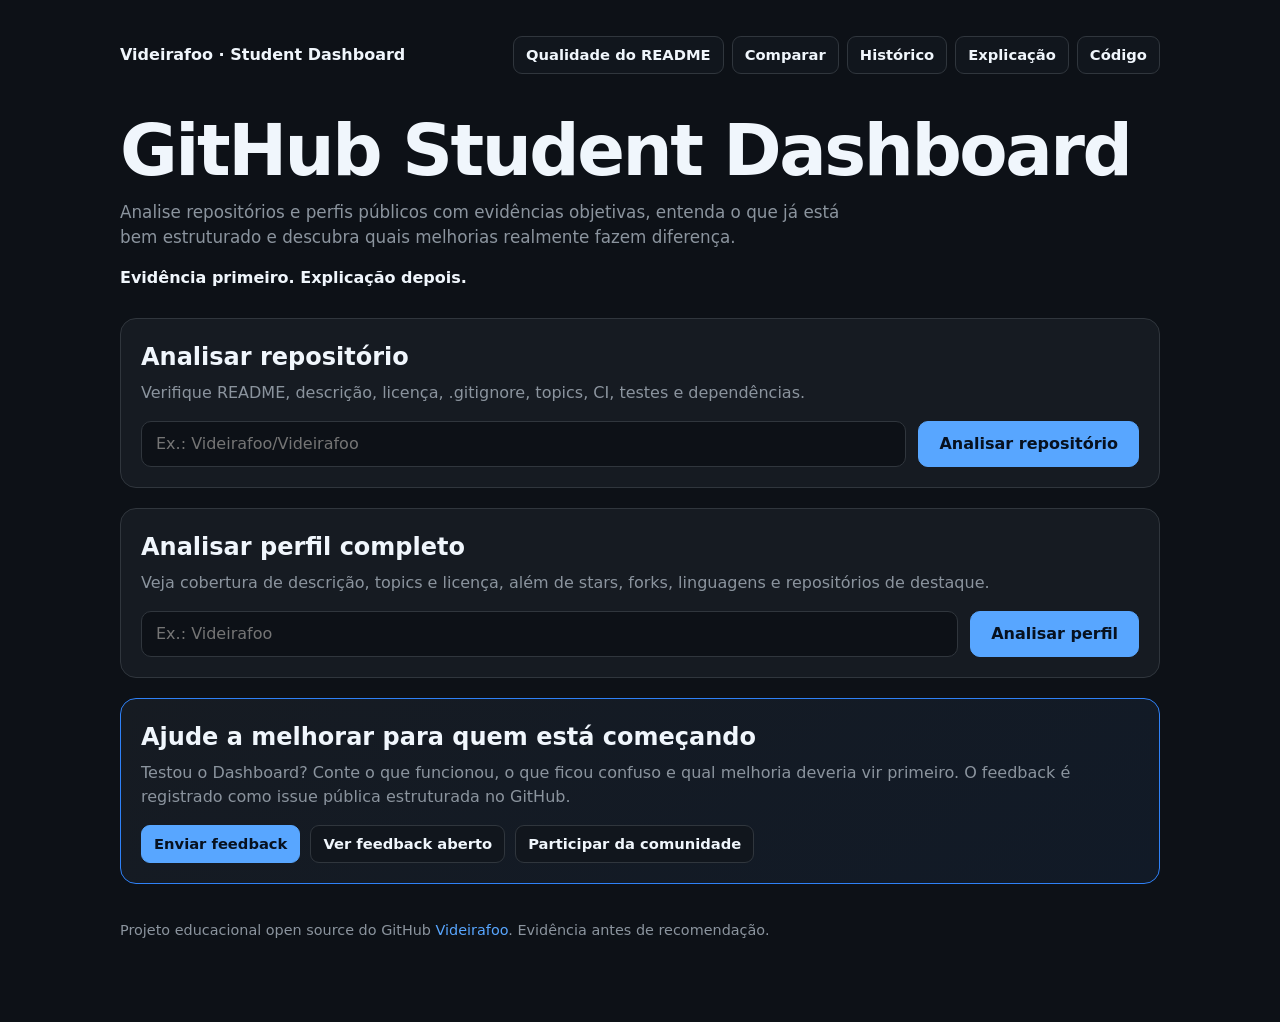
<file: projetos/github_student_dashboard/templates/index.html>
<!DOCTYPE html>
<html lang="pt-BR">
<head>
  <meta charset="UTF-8">
  <meta name="viewport" content="width=device-width, initial-scale=1.0">
  <meta name="description" content="GitHub Student Dashboard: analise repositórios e perfis públicos com checks objetivos, evidências e orientação educacional.">
  <title>GitHub Student Dashboard</title>
  <style>
    :root {
      color-scheme: dark;
      --bg: #0d1117;
      --panel: #161b22;
      --panel-soft: #11161d;
      --border: #30363d;
      --text: #f0f6fc;
      --muted: #8b949e;
      --accent: #58a6ff;
      --success: #3fb950;
      --danger: #f85149;
      --warning: #d29922;
    }

    * { box-sizing: border-box; }

    body {
      margin: 0;
      font-family: Inter, system-ui, -apple-system, BlinkMacSystemFont, "Segoe UI", sans-serif;
      background: var(--bg);
      color: var(--text);
      line-height: 1.5;
    }

    a { color: var(--accent); }

    main {
      width: min(1040px, calc(100% - 32px));
      margin: 0 auto;
      padding: 36px 0 80px;
    }

    .topbar {
      display: flex;
      align-items: center;
      justify-content: space-between;
      gap: 16px;
      margin-bottom: 42px;
    }

    .brand {
      font-weight: 800;
      color: var(--text);
      text-decoration: none;
    }

    .quick-nav {
      display: flex;
      flex-wrap: wrap;
      gap: 8px;
      justify-content: flex-end;
    }

    .quick-nav a,
    .button-link {
      display: inline-flex;
      align-items: center;
      justify-content: center;
      min-height: 38px;
      padding: 0 12px;
      border: 1px solid var(--border);
      border-radius: 9px;
      color: var(--text);
      text-decoration: none;
      background: var(--panel-soft);
      font-size: .92rem;
      font-weight: 650;
    }

    .quick-nav a:hover,
    .button-link:hover { border-color: var(--accent); }

    .hero { margin-bottom: 28px; }

    h1 {
      margin: 0 0 12px;
      font-size: clamp(2.2rem, 6vw, 4.4rem);
      line-height: 1.02;
      letter-spacing: -.035em;
    }

    .subtitle {
      margin: 0;
      max-width: 760px;
      color: var(--muted);
      font-size: 1.05rem;
    }

    .principle {
      margin-top: 16px;
      color: var(--text);
      font-weight: 650;
    }

    .panel {
      background: var(--panel);
      border: 1px solid var(--border);
      border-radius: 16px;
      padding: 20px;
      margin-top: 20px;
    }

    .panel-highlight {
      background: linear-gradient(145deg, #161b22, #111a27);
      border-color: #2f81f7;
    }

    .mode-title { margin: 0 0 6px; }
    .mode-copy { margin: 0 0 16px; color: var(--muted); }

    form {
      display: grid;
      grid-template-columns: 1fr auto;
      gap: 12px;
    }

    input, button {
      min-height: 46px;
      border-radius: 10px;
      border: 1px solid var(--border);
      font: inherit;
    }

    input {
      width: 100%;
      padding: 0 14px;
      background: var(--bg);
      color: var(--text);
    }

    input:focus {
      outline: 2px solid color-mix(in srgb, var(--accent) 55%, transparent);
      outline-offset: 2px;
    }

    button {
      padding: 0 20px;
      cursor: pointer;
      border-color: var(--accent);
      background: var(--accent);
      color: #07111f;
      font-weight: 750;
    }

    button:disabled { opacity: .65; cursor: wait; }

    .score {
      display: flex;
      align-items: baseline;
      gap: 8px;
      margin: 0 0 18px;
    }

    .score strong { font-size: 3rem; }

    .grid {
      display: grid;
      grid-template-columns: repeat(auto-fit, minmax(190px, 1fr));
      gap: 12px;
    }

    #detalhesChecks {
      grid-template-columns: repeat(auto-fit, minmax(min(100%, 280px), 1fr));
      align-items: start;
    }

    .check, .metric, .repo-card, .evidence-card, .ci-card {
      min-width: 0;
      border: 1px solid var(--border);
      border-radius: 12px;
      padding: 14px;
    }

    .ok { border-color: color-mix(in srgb, var(--success) 60%, var(--border)); }
    .missing { border-color: color-mix(in srgb, var(--danger) 60%, var(--border)); }
    .warning { border-color: color-mix(in srgb, var(--warning) 65%, var(--border)); }

    .label { color: var(--muted); font-size: .9rem; }
    .value { font-weight: 700; margin-top: 4px; }
    .metric strong { display: block; font-size: 1.7rem; margin-top: 4px; }
    .repo-card a { color: var(--accent); font-weight: 700; text-decoration: none; }
    .repo-card p { color: var(--muted); margin-bottom: 0; overflow-wrap: anywhere; }
    .evidence-card h3 { margin: 0 0 10px; font-size: 1rem; }
    .evidence-card p { margin: 7px 0; }
    .evidence-card strong { color: var(--text); }
    .evidence-copy {
      color: var(--muted);
      overflow-wrap: anywhere;
      word-break: break-word;
    }

    .ci-card {
      display: grid;
      gap: 6px;
      margin-bottom: 20px;
    }

    .ci-status {
      font-size: 1.35rem;
      font-weight: 800;
    }

    .ci-card a { color: var(--accent); }

    .cta-actions {
      display: flex;
      flex-wrap: wrap;
      gap: 10px;
      margin-top: 16px;
    }

    .button-link.primary {
      border-color: var(--accent);
      background: var(--accent);
      color: #07111f;
    }

    ul { padding-left: 20px; }

    .error { color: var(--danger); font-weight: 600; }
    .hidden { display: none; }

    footer {
      margin-top: 36px;
      color: var(--muted);
      font-size: .9rem;
    }

    footer a { text-decoration: none; }

    @media (max-width: 760px) {
      .topbar { align-items: flex-start; flex-direction: column; }
      .quick-nav { justify-content: flex-start; }
    }

    @media (max-width: 640px) {
      form { grid-template-columns: 1fr; }
      button { width: 100%; }
      main { width: min(100% - 20px, 1040px); padding-top: 24px; }
      .panel { padding: 14px; }
      .quick-nav a { font-size: .85rem; }
    }
  </style>
</head>
<body>
  <main>
    <header class="topbar">
      <a class="brand" href="/">Videirafoo · Student Dashboard</a>
      <nav class="quick-nav" aria-label="Navegação principal">
        <a href="/readme">Qualidade do README</a>
        <a href="/comparar">Comparar</a>
        <a href="/historico">Histórico</a>
        <a href="/explicar">Explicação</a>
        <a href="https://github.com/Videirafoo/Videirafoo" target="_blank" rel="noreferrer">Código</a>
      </nav>
    </header>

    <section class="hero">
      <h1>GitHub Student Dashboard</h1>
      <p class="subtitle">
        Analise repositórios e perfis públicos com evidências objetivas, entenda o que já está bem estruturado e descubra quais melhorias realmente fazem diferença.
      </p>
      <p class="principle">Evidência primeiro. Explicação depois.</p>
    </section>

    <section class="panel">
      <h2 class="mode-title">Analisar repositório</h2>
      <p class="mode-copy">Verifique README, descrição, licença, .gitignore, topics, CI, testes e dependências.</p>
      <form id="repoForm">
        <input id="repo" name="repo" type="text" autocomplete="off" placeholder="Ex.: Videirafoo/Videirafoo" aria-label="Repositório no formato usuário/repositório" required>
        <button id="repoSubmit" type="submit">Analisar repositório</button>
      </form>
      <p id="repoError" class="error hidden" role="alert"></p>
    </section>

    <section id="repoResultado" class="panel hidden" aria-live="polite">
      <div class="score">
        <strong id="score">0</strong>
        <span>/100</span>
      </div>
      <p id="repoNome"></p>

      <h2>Checks</h2>
      <div id="checks" class="grid"></div>

      <h2>Execução real da CI</h2>
      <div id="ciStatus" class="ci-card"></div>

      <h2>Evidências por check</h2>
      <div id="detalhesChecks" class="grid"></div>

      <h2>Próximas melhorias</h2>
      <ul id="recomendacoes"></ul>
    </section>

    <section class="panel">
      <h2 class="mode-title">Analisar perfil completo</h2>
      <p class="mode-copy">Veja cobertura de descrição, topics e licença, além de stars, forks, linguagens e repositórios de destaque.</p>
      <form id="perfilForm">
        <input id="usuario" name="usuario" type="text" autocomplete="off" placeholder="Ex.: Videirafoo" aria-label="Usuário do GitHub" required>
        <button id="perfilSubmit" type="submit">Analisar perfil</button>
      </form>
      <p id="perfilError" class="error hidden" role="alert"></p>
    </section>

    <section id="perfilResultado" class="panel hidden" aria-live="polite">
      <h2 id="perfilTitulo">Perfil</h2>
      <p id="perfilResumo" class="mode-copy"></p>

      <div id="perfilMetricas" class="grid"></div>

      <h2>Cobertura dos repositórios</h2>
      <div id="cobertura" class="grid"></div>

      <h2>Linguagens principais</h2>
      <ul id="linguagens"></ul>

      <h2>Repositórios de destaque</h2>
      <div id="reposDestaque" class="grid"></div>

      <h2>Lacunas objetivas</h2>
      <ul id="lacunas"></ul>
    </section>

    <section class="panel panel-highlight" id="feedback">
      <h2 class="mode-title">Ajude a melhorar para quem está começando</h2>
      <p class="mode-copy">
        Testou o Dashboard? Conte o que funcionou, o que ficou confuso e qual melhoria deveria vir primeiro. O feedback é registrado como issue pública estruturada no GitHub.
      </p>
      <div class="cta-actions">
        <a class="button-link primary" href="https://github.com/Videirafoo/Videirafoo/issues/new?template=dashboard-feedback.yml" target="_blank" rel="noreferrer">Enviar feedback</a>
        <a class="button-link" href="https://github.com/Videirafoo/Videirafoo/issues/5" target="_blank" rel="noreferrer">Ver feedback aberto</a>
        <a class="button-link" href="https://github.com/Videirafoo/Videirafoo/blob/main/COMMUNITY.md" target="_blank" rel="noreferrer">Participar da comunidade</a>
      </div>
    </section>

    <footer>
      Projeto educacional open source do GitHub <a href="https://github.com/Videirafoo">Videirafoo</a>. Evidência antes de recomendação.
    </footer>
  </main>

  <script>
    const repoForm = document.querySelector('#repoForm');
    const repoInput = document.querySelector('#repo');
    const repoSubmit = document.querySelector('#repoSubmit');
    const repoError = document.querySelector('#repoError');
    const repoResultado = document.querySelector('#repoResultado');
    const score = document.querySelector('#score');
    const repoNome = document.querySelector('#repoNome');
    const checks = document.querySelector('#checks');
    const ciStatus = document.querySelector('#ciStatus');
    const detalhesChecks = document.querySelector('#detalhesChecks');
    const recomendacoes = document.querySelector('#recomendacoes');

    const perfilForm = document.querySelector('#perfilForm');
    const usuarioInput = document.querySelector('#usuario');
    const perfilSubmit = document.querySelector('#perfilSubmit');
    const perfilError = document.querySelector('#perfilError');
    const perfilResultado = document.querySelector('#perfilResultado');
    const perfilTitulo = document.querySelector('#perfilTitulo');
    const perfilResumo = document.querySelector('#perfilResumo');
    const perfilMetricas = document.querySelector('#perfilMetricas');
    const cobertura = document.querySelector('#cobertura');
    const linguagens = document.querySelector('#linguagens');
    const reposDestaque = document.querySelector('#reposDestaque');
    const lacunas = document.querySelector('#lacunas');

    const nomes = {
      readme: 'README',
      descricao: 'Descrição',
      licenca: 'Licença',
      gitignore: '.gitignore',
      topics: 'Topics',
      ci: 'CI',
      testes: 'Testes',
      dependencias: 'Dependências'
    };

    const nomesLacunas = {
      nome_publico: 'Nome público não preenchido no perfil.',
      bio: 'Bio pública não preenchida.',
      repositorio_perfil: 'Repositório especial de perfil não encontrado.',
      descricoes_repositorios: 'Há repositórios sem descrição.',
      topics_repositorios: 'Há repositórios sem topics.',
      licencas_repositorios: 'Há repositórios sem licença declarada.'
    };

    const estadosCI = {
      success: 'PASSANDO',
      failure: 'FALHANDO',
      cancelled: 'CANCELADA',
      timed_out: 'EXPIRADA',
      action_required: 'AÇÃO NECESSÁRIA',
      queued: 'NA FILA',
      in_progress: 'EM EXECUÇÃO',
      waiting: 'AGUARDANDO',
      requested: 'SOLICITADA',
      pending: 'PENDENTE',
      sem_execucao: 'SEM EXECUÇÃO',
      sem_workflow: 'SEM WORKFLOW',
      indisponivel: 'INDISPONÍVEL'
    };

    function criarLinhaEvidencia(rotulo, valor) {
      const p = document.createElement('p');
      const strong = document.createElement('strong');
      strong.textContent = `${rotulo}: `;
      const span = document.createElement('span');
      span.className = 'evidence-copy';
      span.textContent = valor;
      p.append(strong, span);
      return p;
    }

    function renderizarCI(ci) {
      ciStatus.innerHTML = '';
      const estado = ci?.estado || 'indisponivel';
      const classe = estado === 'success'
        ? 'ok'
        : ['failure', 'cancelled', 'timed_out', 'action_required'].includes(estado)
          ? 'missing'
          : 'warning';
      ciStatus.className = `ci-card ${classe}`;

      const titulo = document.createElement('div');
      titulo.className = 'ci-status';
      titulo.textContent = estadosCI[estado] || estado.toUpperCase();
      ciStatus.appendChild(titulo);

      if (ci?.workflow) {
        const workflow = document.createElement('div');
        workflow.textContent = `Workflow: ${ci.workflow}`;
        ciStatus.appendChild(workflow);
      }

      if (ci?.executado_em) {
        const data = document.createElement('div');
        data.className = 'label';
        data.textContent = `Atualizado em: ${ci.executado_em}`;
        ciStatus.appendChild(data);
      }

      if (ci?.erro) {
        const erro = document.createElement('div');
        erro.className = 'error';
        erro.textContent = ci.erro;
        ciStatus.appendChild(erro);
      }

      if (ci?.url) {
        const link = document.createElement('a');
        link.href = ci.url;
        link.target = '_blank';
        link.rel = 'noreferrer';
        link.textContent = 'Abrir execução no GitHub Actions';
        ciStatus.appendChild(link);
      }
    }

    repoForm.addEventListener('submit', async (event) => {
      event.preventDefault();
      const repo = repoInput.value.trim();
      if (!repo) return;

      repoSubmit.disabled = true;
      repoSubmit.textContent = 'Analisando...';
      repoError.classList.add('hidden');
      repoResultado.classList.add('hidden');

      try {
        const response = await fetch(`/api/analisar?repo=${encodeURIComponent(repo)}`);
        const data = await response.json();
        if (!response.ok) throw new Error(data.erro || 'Não foi possível analisar o repositório.');

        score.textContent = data.score;
        repoNome.textContent = data.repositorio;
        checks.innerHTML = '';
        detalhesChecks.innerHTML = '';
        recomendacoes.innerHTML = '';

        Object.entries(data.checks).forEach(([nome, passou]) => {
          const item = document.createElement('div');
          item.className = `check ${passou ? 'ok' : 'missing'}`;

          const label = document.createElement('div');
          label.className = 'label';
          label.textContent = nomes[nome] || nome;

          const value = document.createElement('div');
          value.className = 'value';
          value.textContent = passou ? 'OK' : 'Falta';

          item.append(label, value);
          checks.appendChild(item);
        });

        renderizarCI(data.ci_execucao);

        Object.entries(data.detalhes_checks || {}).forEach(([nome, detalhe]) => {
          const item = document.createElement('article');
          item.className = `evidence-card ${detalhe.passou ? 'ok' : 'missing'}`;

          const titulo = document.createElement('h3');
          titulo.textContent = nomes[nome] || nome;
          item.appendChild(titulo);
          item.appendChild(criarLinhaEvidencia('Observado', detalhe.observado));
          item.appendChild(criarLinhaEvidencia('Impacto', detalhe.impacto));
          item.appendChild(criarLinhaEvidencia('Ação', detalhe.acao));
          detalhesChecks.appendChild(item);
        });

        if ((data.recomendacoes || []).length === 0) {
          const item = document.createElement('li');
          item.textContent = 'Nenhuma ausência encontrada nos checks atuais.';
          recomendacoes.appendChild(item);
        } else {
          data.recomendacoes.forEach((recomendacao) => {
            const item = document.createElement('li');
            item.textContent = `[${recomendacao.prioridade}] ${recomendacao.acao}`;
            recomendacoes.appendChild(item);
          });
        }

        repoResultado.classList.remove('hidden');
      } catch (erroAtual) {
        repoError.textContent = erroAtual.message;
        repoError.classList.remove('hidden');
      } finally {
        repoSubmit.disabled = false;
        repoSubmit.textContent = 'Analisar repositório';
      }
    });

    perfilForm.addEventListener('submit', async (event) => {
      event.preventDefault();
      const usuario = usuarioInput.value.trim();
      if (!usuario) return;

      perfilSubmit.disabled = true;
      perfilSubmit.textContent = 'Analisando...';
      perfilError.classList.add('hidden');
      perfilResultado.classList.add('hidden');

      try {
        const response = await fetch(`/api/perfil?usuario=${encodeURIComponent(usuario)}`);
        const data = await response.json();
        if (!response.ok) throw new Error(data.erro || 'Não foi possível analisar o perfil.');

        perfilTitulo.textContent = `Perfil: ${data.usuario}`;
        perfilResumo.textContent = `${data.repositorios_analisados} repositórios próprios analisados. Sem nota arbitrária: apenas evidências públicas.`;

        perfilMetricas.innerHTML = '';
        [
          ['Seguidores', data.seguidores],
          ['Stars recebidos', data.engajamento.stars_recebidos],
          ['Forks recebidos', data.engajamento.forks_recebidos],
          ['Repositório de perfil', data.repositorio_perfil_existe ? 'OK' : 'Falta']
        ].forEach(([rotulo, valor]) => {
          const item = document.createElement('div');
          item.className = 'metric';
          const label = document.createElement('div');
          label.className = 'label';
          label.textContent = rotulo;
          const strong = document.createElement('strong');
          strong.textContent = valor;
          item.append(label, strong);
          perfilMetricas.appendChild(item);
        });

        cobertura.innerHTML = '';
        Object.entries(data.cobertura).forEach(([nome, valor]) => {
          const item = document.createElement('div');
          item.className = 'metric';
          const label = document.createElement('div');
          label.className = 'label';
          label.textContent = nome;
          const strong = document.createElement('strong');
          strong.textContent = `${valor.percentual}%`;
          const detalhe = document.createElement('div');
          detalhe.textContent = `${valor.quantidade}/${data.repositorios_analisados} repositórios`;
          item.append(label, strong, detalhe);
          cobertura.appendChild(item);
        });

        linguagens.innerHTML = '';
        if ((data.linguagens_principais || []).length === 0) {
          const li = document.createElement('li');
          li.textContent = 'Nenhuma linguagem principal informada pela API.';
          linguagens.appendChild(li);
        } else {
          data.linguagens_principais.forEach((item) => {
            const li = document.createElement('li');
            li.textContent = `${item.linguagem}: ${item.repositorios} repositório(s)`;
            linguagens.appendChild(li);
          });
        }

        reposDestaque.innerHTML = '';
        (data.repositorios_destaque || []).forEach((repo) => {
          const item = document.createElement('div');
          item.className = 'repo-card';

          const link = document.createElement('a');
          link.href = repo.url;
          link.target = '_blank';
          link.rel = 'noreferrer';
          link.textContent = repo.nome;

          const numeros = document.createElement('div');
          numeros.textContent = `★ ${repo.stars} · Forks ${repo.forks}`;

          const descricao = document.createElement('p');
          descricao.textContent = repo.descricao || 'Sem descrição.';

          item.append(link, numeros, descricao);
          reposDestaque.appendChild(item);
        });

        lacunas.innerHTML = '';
        if ((data.lacunas_objetivas || []).length === 0) {
          const li = document.createElement('li');
          li.textContent = 'Nenhuma lacuna objetiva encontrada nos indicadores atuais.';
          lacunas.appendChild(li);
        } else {
          data.lacunas_objetivas.forEach((nome) => {
            const li = document.createElement('li');
            li.textContent = nomesLacunas[nome] || nome;
            lacunas.appendChild(li);
          });
        }

        perfilResultado.classList.remove('hidden');
      } catch (erroAtual) {
        perfilError.textContent = erroAtual.message;
        perfilError.classList.remove('hidden');
      } finally {
        perfilSubmit.disabled = false;
        perfilSubmit.textContent = 'Analisar perfil';
      }
    });
  </script>
</body>
</html>
</file>
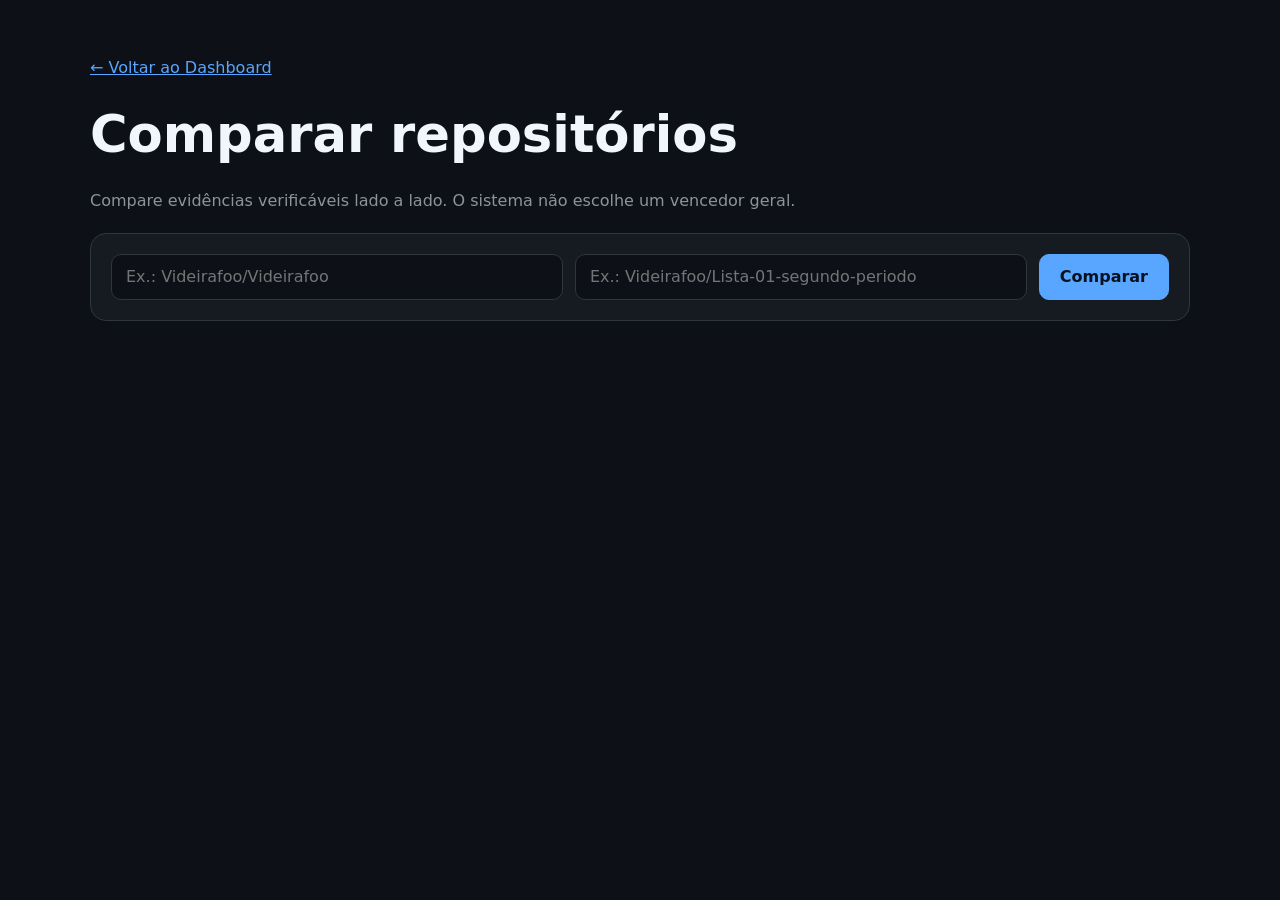
<file: projetos/github_student_dashboard/templates/comparar.html>
<!DOCTYPE html>
<html lang="pt-BR">
<head>
  <meta charset="UTF-8">
  <meta name="viewport" content="width=device-width, initial-scale=1.0">
  <title>Comparar repositórios — GitHub Student Dashboard</title>
  <style>
    :root {
      color-scheme: light dark;
      --bg: #0d1117;
      --panel: #161b22;
      --border: #30363d;
      --text: #f0f6fc;
      --muted: #8b949e;
      --accent: #58a6ff;
      --success: #3fb950;
      --danger: #f85149;
    }
    * { box-sizing: border-box; }
    body { margin: 0; font-family: Inter, system-ui, -apple-system, BlinkMacSystemFont, "Segoe UI", sans-serif; background: var(--bg); color: var(--text); line-height: 1.5; }
    main { width: min(1100px, calc(100% - 32px)); margin: 0 auto; padding: 40px 0 80px; }
    a { color: var(--accent); }
    h1 { margin: 0 0 8px; font-size: clamp(2rem, 5vw, 3.2rem); }
    .muted { color: var(--muted); }
    .panel { background: var(--panel); border: 1px solid var(--border); border-radius: 16px; padding: 20px; margin-top: 20px; }
    form { display: grid; grid-template-columns: 1fr 1fr auto; gap: 12px; }
    input, button { min-height: 46px; border-radius: 10px; border: 1px solid var(--border); font: inherit; }
    input { width: 100%; padding: 0 14px; background: var(--bg); color: var(--text); }
    button { padding: 0 20px; background: var(--accent); border-color: var(--accent); color: #07111f; font-weight: 700; cursor: pointer; }
    button:disabled { opacity: .65; cursor: wait; }
    .grid2 { display: grid; grid-template-columns: repeat(2, minmax(0, 1fr)); gap: 14px; }
    .card { border: 1px solid var(--border); border-radius: 12px; padding: 16px; min-width: 0; }
    .metric { font-size: 2rem; font-weight: 800; }
    .check-row { display: grid; grid-template-columns: 1.2fr 1fr 1fr; gap: 8px; padding: 10px 0; border-bottom: 1px solid var(--border); }
    .ok { color: var(--success); font-weight: 700; }
    .missing { color: var(--danger); font-weight: 700; }
    .error { color: var(--danger); font-weight: 600; }
    .hidden { display: none; }
    ul { padding-left: 20px; }
    @media (max-width: 760px) {
      form { grid-template-columns: 1fr; }
      .grid2 { grid-template-columns: 1fr; }
      button { width: 100%; }
    }
  </style>
</head>
<body>
  <main>
    <p><a href="/">← Voltar ao Dashboard</a></p>
    <h1>Comparar repositórios</h1>
    <p class="muted">Compare evidências verificáveis lado a lado. O sistema não escolhe um vencedor geral.</p>

    <section class="panel">
      <form id="form">
        <input id="repoA" placeholder="Ex.: Videirafoo/Videirafoo" required>
        <input id="repoB" placeholder="Ex.: Videirafoo/Lista-01-segundo-periodo" required>
        <button id="submit" type="submit">Comparar</button>
      </form>
      <p id="erro" class="error hidden"></p>
    </section>

    <section id="resultado" class="panel hidden">
      <div class="grid2">
        <article class="card">
          <h2 id="nomeA">Repositório A</h2>
          <div class="metric"><span id="scoreA">0</span>/100</div>
          <p>README: <strong id="readmeA">0%</strong></p>
          <p>CI real: <strong id="ciA">—</strong></p>
        </article>
        <article class="card">
          <h2 id="nomeB">Repositório B</h2>
          <div class="metric"><span id="scoreB">0</span>/100</div>
          <p>README: <strong id="readmeB">0%</strong></p>
          <p>CI real: <strong id="ciB">—</strong></p>
        </article>
      </div>

      <h2>Checks lado a lado</h2>
      <div id="checks"></div>

      <div class="grid2">
        <article class="card">
          <h3>Diferenças exclusivas do A</h3>
          <ul id="vantagensA"></ul>
        </article>
        <article class="card">
          <h3>Diferenças exclusivas do B</h3>
          <ul id="vantagensB"></ul>
        </article>
      </div>

      <p id="observacao" class="muted"></p>
    </section>
  </main>

  <script>
    const form = document.querySelector('#form');
    const submit = document.querySelector('#submit');
    const erro = document.querySelector('#erro');
    const resultado = document.querySelector('#resultado');

    const labels = {
      readme: 'README', descricao: 'Descrição', licenca: 'Licença', gitignore: '.gitignore',
      topics: 'Topics', ci: 'CI', testes: 'Testes', dependencias: 'Dependências'
    };

    function preencherLista(elemento, itens) {
      elemento.innerHTML = '';
      if (!itens.length) {
        const li = document.createElement('li');
        li.textContent = 'Nenhuma diferença exclusiva nos checks atuais.';
        elemento.appendChild(li);
        return;
      }
      itens.forEach((item) => {
        const li = document.createElement('li');
        li.textContent = labels[item] || item;
        elemento.appendChild(li);
      });
    }

    form.addEventListener('submit', async (event) => {
      event.preventDefault();
      const a = document.querySelector('#repoA').value.trim();
      const b = document.querySelector('#repoB').value.trim();
      if (!a || !b) return;

      submit.disabled = true;
      submit.textContent = 'Comparando...';
      erro.classList.add('hidden');
      resultado.classList.add('hidden');

      try {
        const response = await fetch(`/api/comparar?a=${encodeURIComponent(a)}&b=${encodeURIComponent(b)}`);
        const data = await response.json();
        if (!response.ok) throw new Error(data.erro || 'Não foi possível comparar os repositórios.');

        document.querySelector('#nomeA').textContent = data.repositorio_a.repositorio;
        document.querySelector('#nomeB').textContent = data.repositorio_b.repositorio;
        document.querySelector('#scoreA').textContent = data.repositorio_a.score;
        document.querySelector('#scoreB').textContent = data.repositorio_b.score;
        document.querySelector('#readmeA').textContent = `${data.repositorio_a.readme.cobertura_percentual}%`;
        document.querySelector('#readmeB').textContent = `${data.repositorio_b.readme.cobertura_percentual}%`;
        document.querySelector('#ciA').textContent = data.repositorio_a.ci_real.estado || 'indisponível';
        document.querySelector('#ciB').textContent = data.repositorio_b.ci_real.estado || 'indisponível';

        const checks = document.querySelector('#checks');
        checks.innerHTML = '';
        data.comparacao_checks.forEach((item) => {
          const row = document.createElement('div');
          row.className = 'check-row';

          const nome = document.createElement('div');
          nome.textContent = labels[item.nome] || item.nome;
          const valorA = document.createElement('div');
          valorA.textContent = item.a ? 'OK' : 'Falta';
          valorA.className = item.a ? 'ok' : 'missing';
          const valorB = document.createElement('div');
          valorB.textContent = item.b ? 'OK' : 'Falta';
          valorB.className = item.b ? 'ok' : 'missing';

          row.append(nome, valorA, valorB);
          checks.appendChild(row);
        });

        preencherLista(document.querySelector('#vantagensA'), data.diferencas_objetivas.checks_exclusivos_a);
        preencherLista(document.querySelector('#vantagensB'), data.diferencas_objetivas.checks_exclusivos_b);
        document.querySelector('#observacao').textContent = data.observacao;
        resultado.classList.remove('hidden');
      } catch (e) {
        erro.textContent = e.message;
        erro.classList.remove('hidden');
      } finally {
        submit.disabled = false;
        submit.textContent = 'Comparar';
      }
    });
  </script>
</body>
</html>
</file>
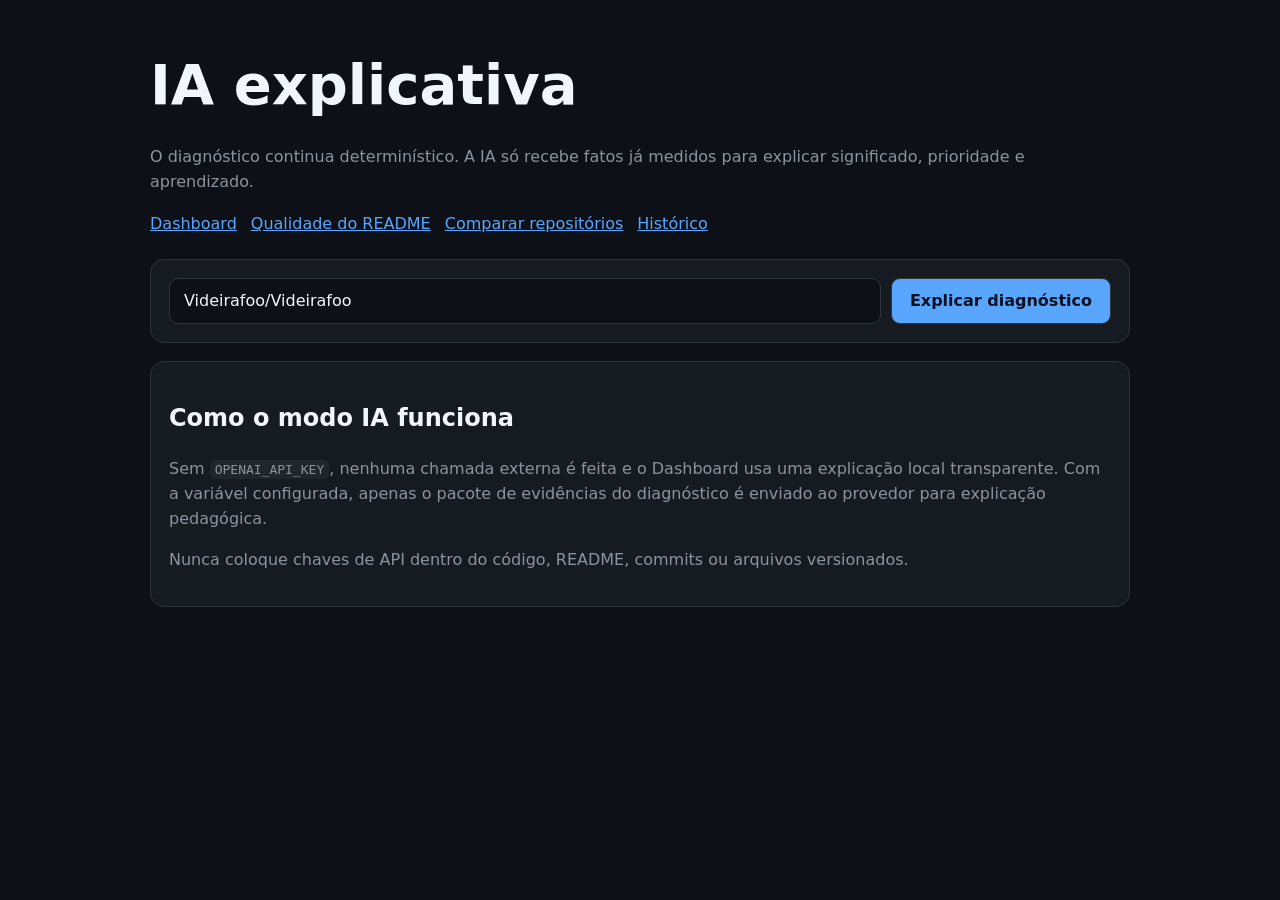
<file: projetos/github_student_dashboard/templates/explicar.html>
<!DOCTYPE html>
<html lang="pt-BR">
<head>
  <meta charset="UTF-8">
  <meta name="viewport" content="width=device-width, initial-scale=1.0">
  <title>IA explicativa — GitHub Student Dashboard</title>
  <style>
    :root {
      color-scheme: dark;
      --bg: #0d1117;
      --panel: #161b22;
      --border: #30363d;
      --text: #f0f6fc;
      --muted: #8b949e;
      --accent: #58a6ff;
      --success: #3fb950;
      --warning: #d29922;
      --danger: #f85149;
    }
    * { box-sizing: border-box; }
    body {
      margin: 0;
      font-family: Inter, system-ui, -apple-system, BlinkMacSystemFont, "Segoe UI", sans-serif;
      background: var(--bg);
      color: var(--text);
      line-height: 1.55;
    }
    main { width: min(980px, calc(100% - 32px)); margin: 0 auto; padding: 42px 0 80px; }
    h1 { margin: 0 0 8px; font-size: clamp(2rem, 5vw, 3.5rem); }
    .muted { color: var(--muted); }
    nav { display: flex; gap: 14px; flex-wrap: wrap; margin: 18px 0 22px; }
    a { color: var(--accent); }
    .panel {
      margin-top: 18px;
      padding: 18px;
      background: var(--panel);
      border: 1px solid var(--border);
      border-radius: 14px;
    }
    form { display: grid; grid-template-columns: 1fr auto; gap: 10px; }
    input, button {
      min-height: 46px;
      border-radius: 9px;
      border: 1px solid var(--border);
      font: inherit;
    }
    input { padding: 0 14px; background: var(--bg); color: var(--text); }
    button { padding: 0 18px; background: var(--accent); color: #07111f; font-weight: 800; cursor: pointer; }
    button:disabled { opacity: .65; cursor: wait; }
    .facts { display: grid; grid-template-columns: repeat(auto-fit, minmax(180px, 1fr)); gap: 10px; margin: 14px 0; }
    .fact { border: 1px solid var(--border); border-radius: 10px; padding: 12px; }
    .fact strong { display: block; margin-top: 4px; font-size: 1.25rem; overflow-wrap: anywhere; }
    .mode-ia { border-color: var(--success); }
    .mode-local { border-color: var(--warning); }
    #texto {
      white-space: pre-wrap;
      overflow-wrap: anywhere;
      background: var(--bg);
      border: 1px solid var(--border);
      border-radius: 10px;
      padding: 16px;
      margin-top: 12px;
    }
    .warning { color: #e3b341; }
    .error { color: var(--danger); font-weight: 700; }
    .hidden { display: none; }
    code { background: #21262d; padding: 2px 5px; border-radius: 5px; }
    @media (max-width: 640px) {
      form { grid-template-columns: 1fr; }
      button { width: 100%; }
      main { width: min(100% - 20px, 980px); padding-top: 24px; }
    }
  </style>
</head>
<body>
  <main>
    <h1>IA explicativa</h1>
    <p class="muted">
      O diagnóstico continua determinístico. A IA só recebe fatos já medidos para explicar significado, prioridade e aprendizado.
    </p>

    <nav>
      <a href="/">Dashboard</a>
      <a href="/readme">Qualidade do README</a>
      <a href="/comparar">Comparar repositórios</a>
      <a href="/historico">Histórico</a>
    </nav>

    <section class="panel">
      <form id="form">
        <input id="repo" value="Videirafoo/Videirafoo" aria-label="Repositório" required>
        <button id="submit" type="submit">Explicar diagnóstico</button>
      </form>
      <p id="erro" class="error hidden" role="alert"></p>
    </section>

    <section id="resultado" class="panel hidden" aria-live="polite">
      <h2 id="titulo">Explicação</h2>
      <div class="facts">
        <div class="fact"><span class="muted">Modo</span><strong id="modo">—</strong></div>
        <div class="fact"><span class="muted">Score confirmado</span><strong id="score">—</strong></div>
        <div class="fact"><span class="muted">CI real</span><strong id="ci">—</strong></div>
        <div class="fact"><span class="muted">Checks faltando</span><strong id="faltas">—</strong></div>
      </div>
      <p id="aviso" class="warning hidden"></p>
      <div id="texto"></div>
    </section>

    <section class="panel">
      <h2>Como o modo IA funciona</h2>
      <p class="muted">
        Sem <code>OPENAI_API_KEY</code>, nenhuma chamada externa é feita e o Dashboard usa uma explicação local transparente.
        Com a variável configurada, apenas o pacote de evidências do diagnóstico é enviado ao provedor para explicação pedagógica.
      </p>
      <p class="muted">Nunca coloque chaves de API dentro do código, README, commits ou arquivos versionados.</p>
    </section>
  </main>

  <script>
    const form = document.querySelector('#form');
    const repo = document.querySelector('#repo');
    const submit = document.querySelector('#submit');
    const erro = document.querySelector('#erro');
    const resultado = document.querySelector('#resultado');
    const titulo = document.querySelector('#titulo');
    const modo = document.querySelector('#modo');
    const score = document.querySelector('#score');
    const ci = document.querySelector('#ci');
    const faltas = document.querySelector('#faltas');
    const aviso = document.querySelector('#aviso');
    const texto = document.querySelector('#texto');

    form.addEventListener('submit', async (event) => {
      event.preventDefault();
      const referencia = repo.value.trim();
      if (!referencia) return;

      submit.disabled = true;
      submit.textContent = 'Explicando...';
      erro.classList.add('hidden');
      resultado.classList.add('hidden');

      try {
        const response = await fetch(`/api/explicar?repo=${encodeURIComponent(referencia)}`);
        const data = await response.json();
        if (!response.ok) throw new Error(data.erro || 'Não foi possível gerar a explicação.');

        titulo.textContent = `Explicação: ${data.repositorio}`;
        modo.textContent = data.modo === 'ia' ? `IA (${data.modelo || 'modelo configurado'})` : 'Local, sem IA externa';
        score.textContent = `${data.score}/100`;
        ci.textContent = data.ci_estado || 'indisponível';
        faltas.textContent = data.checks_falhos.length ? data.checks_falhos.join(', ') : 'nenhum';
        texto.textContent = data.texto;

        if (data.aviso) {
          aviso.textContent = data.aviso;
          aviso.classList.remove('hidden');
        } else {
          aviso.textContent = '';
          aviso.classList.add('hidden');
        }

        resultado.className = `panel ${data.modo === 'ia' ? 'mode-ia' : 'mode-local'}`;
      } catch (erroAtual) {
        erro.textContent = erroAtual.message;
        erro.classList.remove('hidden');
      } finally {
        submit.disabled = false;
        submit.textContent = 'Explicar diagnóstico';
      }
    });
  </script>
</body>
</html>
</file>
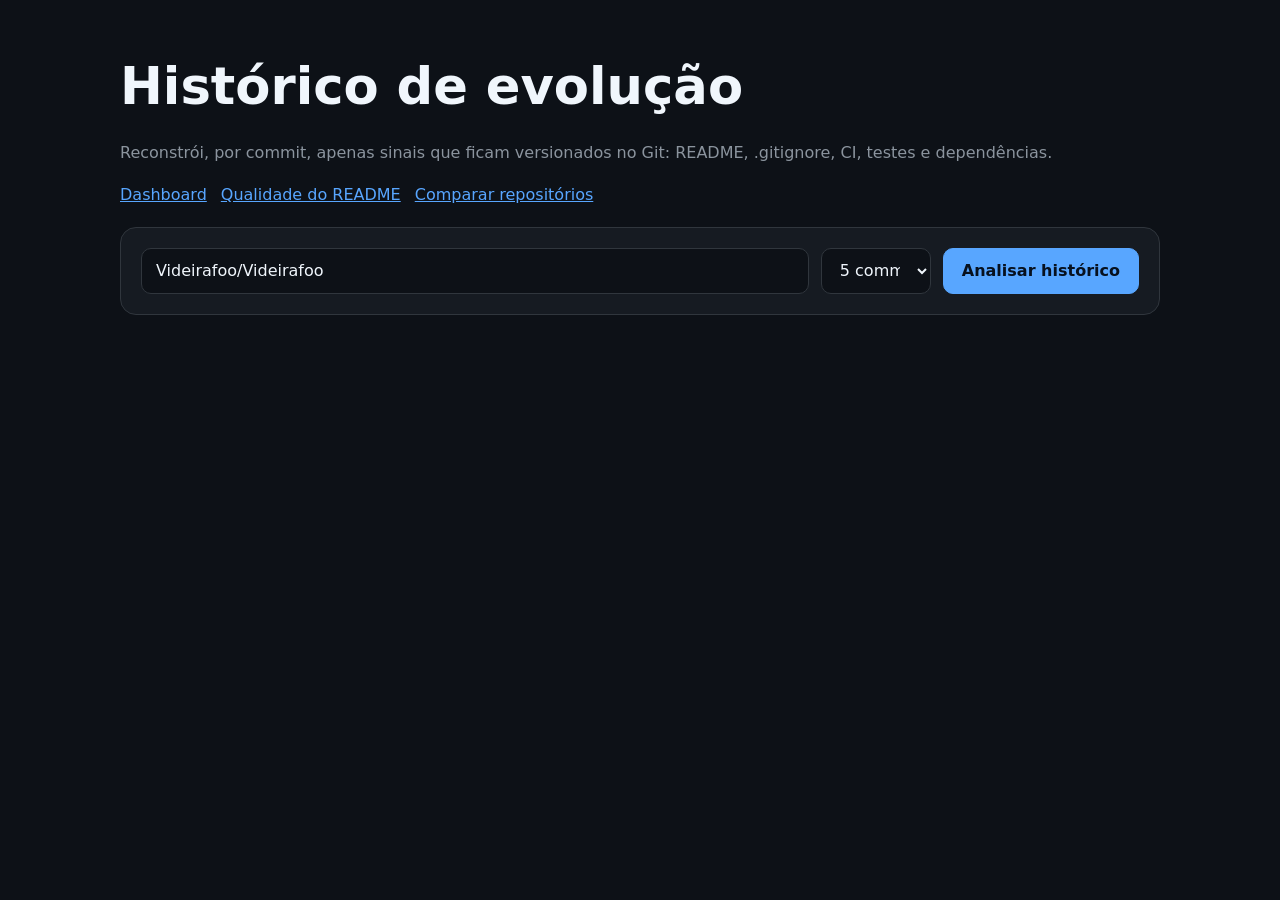
<file: projetos/github_student_dashboard/templates/historico.html>
<!DOCTYPE html>
<html lang="pt-BR">
<head>
  <meta charset="UTF-8">
  <meta name="viewport" content="width=device-width, initial-scale=1.0">
  <title>Histórico de evolução — GitHub Student Dashboard</title>
  <style>
    :root {
      color-scheme: dark;
      --bg:#0d1117; --panel:#161b22; --border:#30363d; --text:#f0f6fc;
      --muted:#8b949e; --accent:#58a6ff; --success:#3fb950; --danger:#f85149;
    }
    * { box-sizing:border-box; }
    body { margin:0; font-family:Inter,system-ui,-apple-system,"Segoe UI",sans-serif; background:var(--bg); color:var(--text); line-height:1.5; }
    main { width:min(1040px,calc(100% - 32px)); margin:0 auto; padding:48px 0 80px; }
    h1 { margin:0 0 8px; font-size:clamp(2rem,5vw,3.2rem); }
    .muted { color:var(--muted); }
    .panel { margin-top:20px; padding:20px; border:1px solid var(--border); border-radius:16px; background:var(--panel); }
    form { display:grid; grid-template-columns:1fr 110px auto; gap:12px; }
    input,select,button { min-height:46px; border-radius:10px; border:1px solid var(--border); font:inherit; }
    input,select { background:var(--bg); color:var(--text); padding:0 14px; }
    button { padding:0 18px; background:var(--accent); color:#07111f; border-color:var(--accent); font-weight:700; cursor:pointer; }
    button:disabled { opacity:.65; cursor:wait; }
    .timeline { display:grid; gap:14px; margin-top:18px; }
    .commit { border:1px solid var(--border); border-radius:14px; padding:16px; }
    .commit-head { display:flex; flex-wrap:wrap; justify-content:space-between; gap:10px; align-items:flex-start; }
    .commit a { color:var(--accent); font-weight:700; text-decoration:none; }
    .coverage { font-size:1.5rem; font-weight:800; }
    .checks { display:grid; grid-template-columns:repeat(auto-fit,minmax(130px,1fr)); gap:8px; margin-top:14px; }
    .check { border:1px solid var(--border); border-radius:10px; padding:9px; }
    .ok { border-color:var(--success); }
    .missing { border-color:var(--danger); }
    .changes { margin:12px 0 0; padding-left:20px; }
    .error { color:var(--danger); font-weight:600; }
    .hidden { display:none; }
    .nav { margin-top:18px; display:flex; gap:14px; flex-wrap:wrap; }
    .nav a { color:var(--accent); }
    @media(max-width:700px){ form{grid-template-columns:1fr;} main{width:min(100% - 20px,1040px);padding-top:28px;} }
  </style>
</head>
<body>
<main>
  <h1>Histórico de evolução</h1>
  <p class="muted">Reconstrói, por commit, apenas sinais que ficam versionados no Git: README, .gitignore, CI, testes e dependências.</p>

  <div class="nav">
    <a href="/">Dashboard</a>
    <a href="/readme">Qualidade do README</a>
    <a href="/comparar">Comparar repositórios</a>
  </div>

  <section class="panel">
    <form id="form">
      <input id="repo" value="Videirafoo/Videirafoo" aria-label="Repositório" required>
      <select id="limite" aria-label="Quantidade de commits">
        <option value="3">3 commits</option>
        <option value="5" selected>5 commits</option>
        <option value="8">8 commits</option>
        <option value="10">10 commits</option>
      </select>
      <button id="submit" type="submit">Analisar histórico</button>
    </form>
    <p id="erro" class="error hidden"></p>
  </section>

  <section id="resultado" class="panel hidden">
    <h2 id="titulo"></h2>
    <p id="observacao" class="muted"></p>
    <div id="timeline" class="timeline"></div>
  </section>
</main>
<script>
  const form=document.querySelector('#form');
  const repo=document.querySelector('#repo');
  const limite=document.querySelector('#limite');
  const submit=document.querySelector('#submit');
  const erro=document.querySelector('#erro');
  const resultado=document.querySelector('#resultado');
  const titulo=document.querySelector('#titulo');
  const observacao=document.querySelector('#observacao');
  const timeline=document.querySelector('#timeline');

  const nomes={readme:'README',gitignore:'.gitignore',ci:'CI',testes:'Testes',dependencias:'Dependências'};

  form.addEventListener('submit', async (event)=>{
    event.preventDefault();
    erro.classList.add('hidden');
    resultado.classList.add('hidden');
    submit.disabled=true;
    submit.textContent='Analisando...';
    try{
      const response=await fetch(`/api/historico?repo=${encodeURIComponent(repo.value.trim())}&limite=${limite.value}`);
      const data=await response.json();
      if(!response.ok) throw new Error(data.erro || 'Não foi possível analisar o histórico.');

      titulo.textContent=`${data.repositorio} — ${data.commits_analisados} commit(s)`;
      observacao.textContent=data.observacao;
      timeline.innerHTML='';

      data.evolucao.forEach((item)=>{
        const card=document.createElement('article');
        card.className='commit';

        const head=document.createElement('div');
        head.className='commit-head';
        const left=document.createElement('div');
        const link=document.createElement('a');
        link.href=item.commit.url;
        link.target='_blank';
        link.rel='noreferrer';
        link.textContent=`${item.commit.sha_curto} — ${item.commit.mensagem || 'Sem mensagem'}`;
        const meta=document.createElement('div');
        meta.className='muted';
        meta.textContent=`${item.commit.autor} · ${item.commit.data || 'data indisponível'}`;
        left.append(link,meta);

        const cobertura=document.createElement('div');
        cobertura.className='coverage';
        cobertura.textContent=`${item.estado.cobertura_versionada.percentual}%`;
        head.append(left,cobertura);
        card.appendChild(head);

        const checks=document.createElement('div');
        checks.className='checks';
        Object.entries(item.estado.checks).forEach(([nome,passou])=>{
          const div=document.createElement('div');
          div.className=`check ${passou?'ok':'missing'}`;
          div.textContent=`${nomes[nome] || nome}: ${passou?'OK':'Falta'}`;
          checks.appendChild(div);
        });
        card.appendChild(checks);

        const mudancas=item.mudancas || {};
        const lista=document.createElement('ul');
        lista.className='changes';
        if((mudancas.adicionados || []).length){
          const li=document.createElement('li');
          li.textContent=`Adicionados: ${mudancas.adicionados.map(n=>nomes[n] || n).join(', ')}`;
          lista.appendChild(li);
        }
        if((mudancas.removidos || []).length){
          const li=document.createElement('li');
          li.textContent=`Removidos: ${mudancas.removidos.map(n=>nomes[n] || n).join(', ')}`;
          lista.appendChild(li);
        }
        if(!lista.children.length){
          const li=document.createElement('li');
          li.textContent=mudancas.observacao || 'Sem mudança detectável nos checks versionados.';
          lista.appendChild(li);
        }
        card.appendChild(lista);
        timeline.appendChild(card);
      });

      resultado.classList.remove('hidden');
    }catch(e){
      erro.textContent=e.message;
      erro.classList.remove('hidden');
    }finally{
      submit.disabled=false;
      submit.textContent='Analisar histórico';
    }
  });
</script>
</body>
</html>
</file>
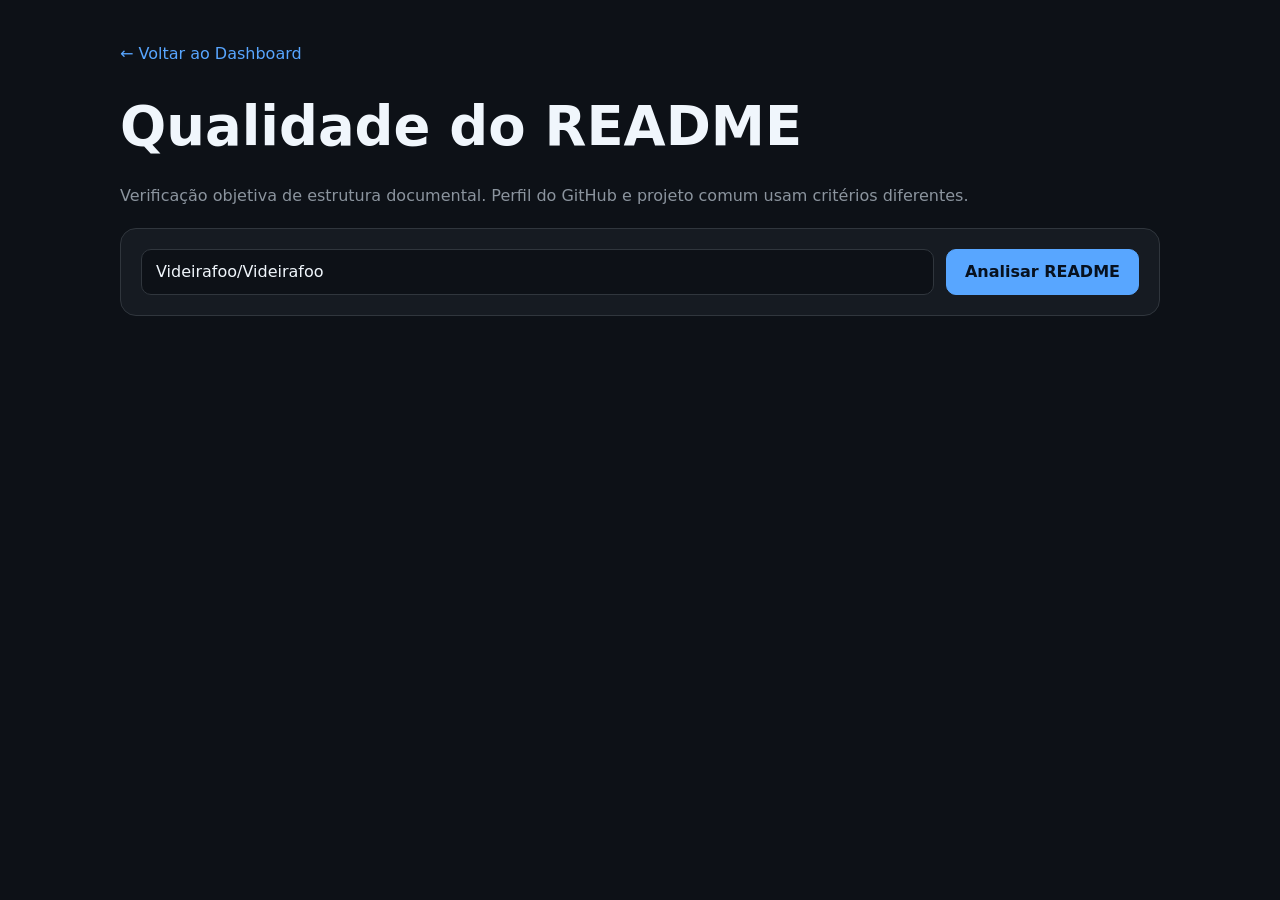
<file: projetos/github_student_dashboard/templates/readme.html>
<!DOCTYPE html>
<html lang="pt-BR">
<head>
  <meta charset="UTF-8">
  <meta name="viewport" content="width=device-width, initial-scale=1.0">
  <title>Qualidade do README — GitHub Student Dashboard</title>
  <style>
    :root {
      color-scheme: dark;
      --bg: #0d1117;
      --panel: #161b22;
      --border: #30363d;
      --text: #f0f6fc;
      --muted: #8b949e;
      --accent: #58a6ff;
      --success: #3fb950;
      --danger: #f85149;
    }
    * { box-sizing: border-box; }
    body { margin: 0; font-family: Inter, system-ui, sans-serif; background: var(--bg); color: var(--text); line-height: 1.5; }
    main { width: min(1040px, calc(100% - 32px)); margin: 0 auto; padding: 42px 0 70px; }
    a { color: var(--accent); }
    h1 { margin: 0 0 8px; font-size: clamp(2rem, 5vw, 3.4rem); }
    .muted { color: var(--muted); }
    .panel { margin-top: 20px; padding: 20px; background: var(--panel); border: 1px solid var(--border); border-radius: 16px; }
    form { display: grid; grid-template-columns: 1fr auto; gap: 12px; }
    input, button { min-height: 46px; border-radius: 10px; font: inherit; }
    input { border: 1px solid var(--border); background: var(--bg); color: var(--text); padding: 0 14px; }
    button { border: 1px solid var(--accent); background: var(--accent); color: #07111f; font-weight: 800; padding: 0 18px; cursor: pointer; }
    button:disabled { opacity: .65; cursor: wait; }
    .summary { display: grid; grid-template-columns: repeat(auto-fit, minmax(180px, 1fr)); gap: 12px; margin-top: 18px; }
    .metric, .criterion { border: 1px solid var(--border); border-radius: 12px; padding: 14px; min-width: 0; }
    .metric strong { display: block; margin-top: 4px; font-size: 1.7rem; }
    .grid { display: grid; grid-template-columns: repeat(auto-fit, minmax(min(100%, 280px), 1fr)); gap: 12px; align-items: start; }
    .criterion.ok { border-color: color-mix(in srgb, var(--success) 65%, var(--border)); }
    .criterion.missing { border-color: color-mix(in srgb, var(--danger) 65%, var(--border)); }
    .criterion h3 { margin: 0 0 10px; font-size: 1rem; }
    .criterion p { margin: 7px 0; color: var(--muted); overflow-wrap: anywhere; }
    .criterion strong { color: var(--text); }
    .error { color: var(--danger); font-weight: 700; }
    .hidden { display: none; }
    .back { display: inline-block; margin-bottom: 20px; text-decoration: none; }
    @media (max-width: 640px) { form { grid-template-columns: 1fr; } button { width: 100%; } main { width: min(100% - 20px, 1040px); } }
  </style>
</head>
<body>
  <main>
    <a class="back" href="/">← Voltar ao Dashboard</a>
    <h1>Qualidade do README</h1>
    <p class="muted">Verificação objetiva de estrutura documental. Perfil do GitHub e projeto comum usam critérios diferentes.</p>

    <section class="panel">
      <form id="form">
        <input id="repo" value="Videirafoo/Videirafoo" aria-label="Repositório no formato usuário/repositório" required>
        <button id="submit" type="submit">Analisar README</button>
      </form>
      <p id="error" class="error hidden"></p>
    </section>

    <section id="resultado" class="panel hidden">
      <h2 id="titulo">Resultado</h2>
      <p id="observacao" class="muted"></p>
      <div id="resumo" class="summary"></div>
      <article id="linksInternos" class="criterion hidden" style="margin-top: 12px;"></article>
      <h2>Critérios verificáveis</h2>
      <div id="criterios" class="grid"></div>
    </section>
  </main>

  <script>
    const form = document.querySelector('#form');
    const repo = document.querySelector('#repo');
    const submit = document.querySelector('#submit');
    const error = document.querySelector('#error');
    const resultado = document.querySelector('#resultado');
    const titulo = document.querySelector('#titulo');
    const observacao = document.querySelector('#observacao');
    const resumo = document.querySelector('#resumo');
    const criterios = document.querySelector('#criterios');
    const linksInternos = document.querySelector('#linksInternos');

    const nomes = {
      titulo: 'Título', sobre: 'Apresentação', stack: 'Stack', projetos: 'Projetos', aprendizado: 'Aprendizado', navegacao: 'Navegação', estrutura: 'Estrutura',
      objetivo: 'Objetivo', instalacao: 'Instalação', execucao: 'Execução', comandos: 'Exemplos/Comandos', testes: 'Testes', contribuicao: 'Contribuição', licenca: 'Licença'
    };

    function metric(label, value) {
      const item = document.createElement('div');
      item.className = 'metric';
      const small = document.createElement('div');
      small.className = 'muted';
      small.textContent = label;
      const strong = document.createElement('strong');
      strong.textContent = value;
      item.append(small, strong);
      return item;
    }

    function linha(rotulo, texto) {
      const p = document.createElement('p');
      const strong = document.createElement('strong');
      strong.textContent = `${rotulo}: `;
      p.append(strong, document.createTextNode(texto));
      return p;
    }

    form.addEventListener('submit', async (event) => {
      event.preventDefault();
      const referencia = repo.value.trim();
      if (!referencia) return;
      submit.disabled = true;
      submit.textContent = 'Analisando...';
      error.classList.add('hidden');
      resultado.classList.add('hidden');

      try {
        const response = await fetch(`/api/readme?repo=${encodeURIComponent(referencia)}`);
        const data = await response.json();
        if (!response.ok) throw new Error(data.erro || 'Não foi possível analisar o README.');

        titulo.textContent = `README: ${data.repositorio}`;
        observacao.textContent = data.observacao;
        resumo.innerHTML = '';
        resumo.append(
          metric('Tipo detectado', data.tipo_detectado === 'perfil_github' ? 'Perfil GitHub' : 'Projeto'),
          metric('Cobertura documental', `${data.cobertura_documental.percentual}%`),
          metric('Critérios atendidos', `${data.cobertura_documental.aprovados}/${data.cobertura_documental.total}`),
          metric('Headings', data.metricas.headings),
          metric('Links', data.metricas.links),
          metric('Blocos de código', data.metricas.blocos_codigo)
        );

        linksInternos.className = 'criterion hidden';
        linksInternos.replaceChildren();
        const links = data.links_internos;
        if (links && links.verificados) {
          const quebrados = links.quebrados || [];
          linksInternos.className = `criterion ${quebrados.length ? 'missing' : 'ok'}`;
          const h3 = document.createElement('h3');
          h3.textContent = `Links internos — ${quebrados.length ? 'Revisar' : 'OK'}`;
          linksInternos.append(
            h3,
            linha('Observado', `${links.validos}/${links.total} link(s) interno(s) válido(s).`),
            linha('Impacto', 'Links internos quebrados fazem visitantes encontrarem páginas inexistentes dentro do próprio repositório.'),
            linha('Ação', quebrados.length ? `Corrigir: ${quebrados.join(', ')}` : 'Manter os caminhos internos sincronizados com os arquivos do repositório.')
          );
        }

        criterios.innerHTML = '';
        Object.entries(data.criterios).forEach(([nome, item]) => {
          const card = document.createElement('article');
          card.className = `criterion ${item.passou ? 'ok' : 'missing'}`;
          const h3 = document.createElement('h3');
          h3.textContent = `${nomes[nome] || nome} — ${item.passou ? 'OK' : 'Falta'}`;
          card.append(h3, linha('Observado', item.observado), linha('Impacto', item.impacto), linha('Ação', item.acao));
          criterios.appendChild(card);
        });

        resultado.classList.remove('hidden');
      } catch (erroAtual) {
        error.textContent = erroAtual.message;
        error.classList.remove('hidden');
      } finally {
        submit.disabled = false;
        submit.textContent = 'Analisar README';
      }
    });
  </script>
</body>
</html>
</file>
